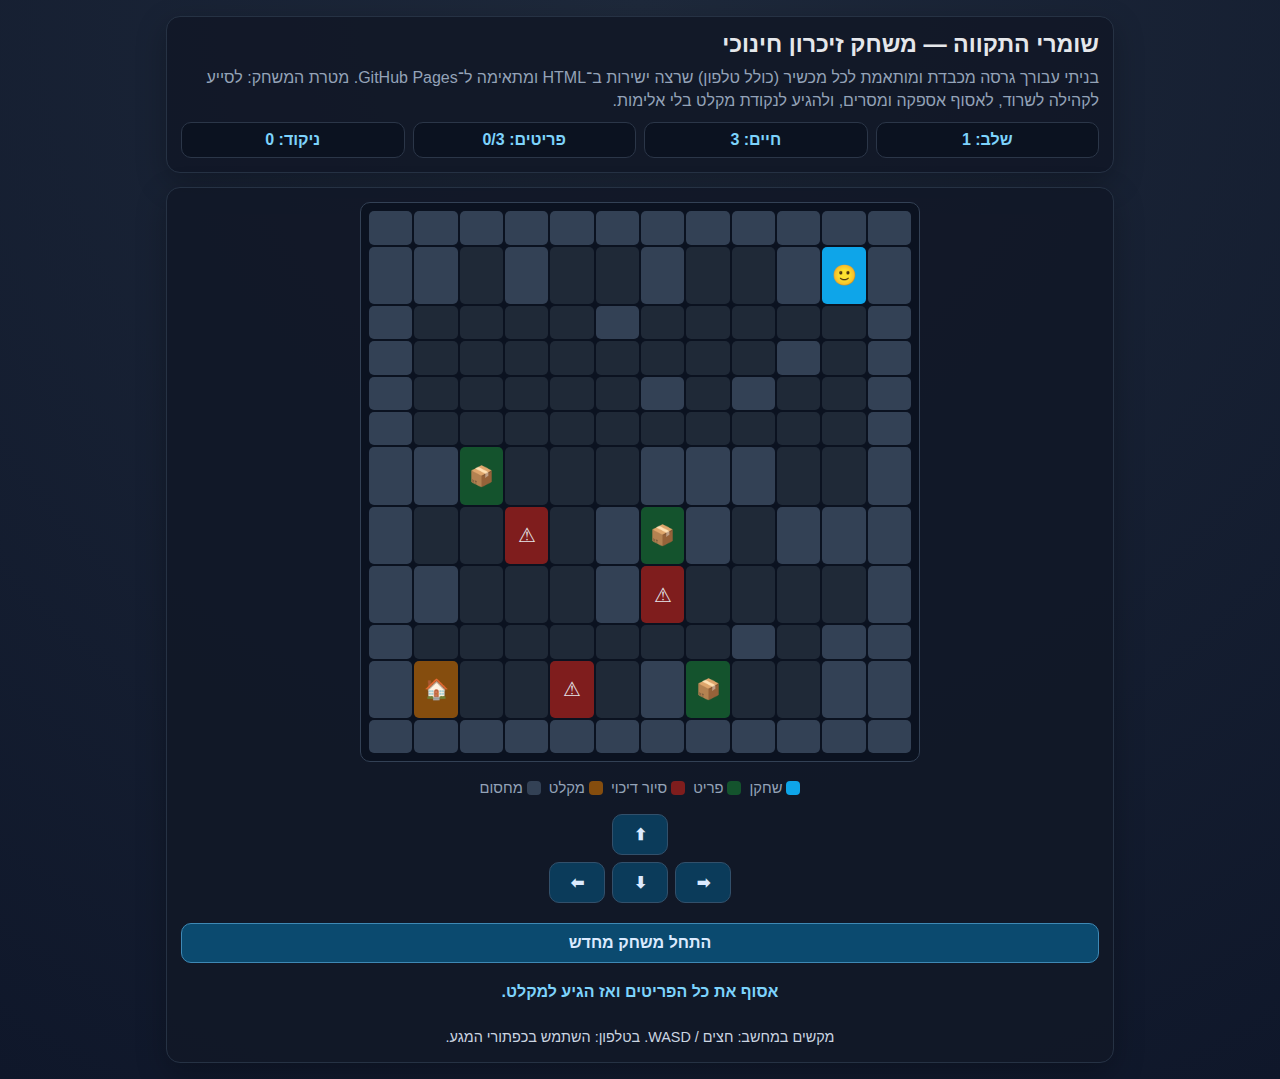
<file: index.html>
<!DOCTYPE html>
<html lang="he" dir="rtl">
<head>
  <meta charset="UTF-8" />
  <meta name="viewport" content="width=device-width, initial-scale=1.0" />
  <title>שומרי התקווה — משחק דפדפן חינוכי</title>
  <style>
    :root {
      --bg: #0f172a;
      --panel: #111827;
      --accent: #38bdf8;
      --accent-soft: #7dd3fc;
      --text: #e5e7eb;
      --muted: #94a3b8;
      --danger: #ef4444;
      --ok: #22c55e;
      --tile: #1f2937;
      --wall: #334155;
      --goal: #f59e0b;
    }

    * { box-sizing: border-box; }
    body {
      margin: 0;
      font-family: Arial, sans-serif;
      background: radial-gradient(circle at top, #1e293b, var(--bg));
      color: var(--text);
      min-height: 100vh;
    }

    .app {
      max-width: 980px;
      margin: 0 auto;
      padding: 16px;
      display: grid;
      gap: 14px;
    }

    .panel {
      background: rgba(17, 24, 39, 0.92);
      border: 1px solid #263244;
      border-radius: 14px;
      padding: 14px;
      box-shadow: 0 10px 30px rgba(0, 0, 0, 0.25);
    }

    h1 { margin: 0 0 8px; font-size: 1.45rem; }
    p { margin: 0; line-height: 1.45; color: var(--muted); }

    .hud {
      display: grid;
      grid-template-columns: repeat(4, minmax(0,1fr));
      gap: 8px;
      margin-top: 10px;
    }

    .stat {
      background: #0b1220;
      border: 1px solid #2b3648;
      border-radius: 10px;
      padding: 8px;
      text-align: center;
      font-weight: bold;
      color: var(--accent-soft);
    }

    .board-wrap {
      display: grid;
      grid-template-columns: 1fr;
      gap: 10px;
      justify-items: center;
    }

    #board {
      display: grid;
      gap: 2px;
      background: #0b1220;
      padding: 8px;
      border-radius: 10px;
      border: 1px solid #334155;
      width: min(94vw, 560px);
      aspect-ratio: 1 / 1;
    }

    .tile {
      border-radius: 5px;
      position: relative;
      font-size: clamp(12px, 1.8vw, 20px);
      display: flex;
      align-items: center;
      justify-content: center;
      user-select: none;
    }

    .floor { background: var(--tile); }
    .wall { background: var(--wall); }
    .player { background: #0ea5e9; }
    .patrol { background: #7f1d1d; }
    .item { background: #14532d; }
    .safe { background: #854d0e; }

    .legend {
      display: flex;
      flex-wrap: wrap;
      gap: 8px;
      margin-top: 8px;
      font-size: .92rem;
      color: var(--muted);
    }

    .dot {
      width: 14px;
      height: 14px;
      border-radius: 4px;
      display: inline-block;
      margin-left: 4px;
      vertical-align: -2px;
    }

    .controls {
      display: grid;
      gap: 7px;
      justify-content: center;
      margin-top: 8px;
    }

    .row { display: flex; justify-content: center; gap: 7px; }

    button {
      border: 1px solid #32506b;
      background: #0b3b5a;
      color: #dbeafe;
      padding: 10px 14px;
      border-radius: 10px;
      font-size: 1rem;
      font-weight: 700;
      min-width: 56px;
      cursor: pointer;
    }
    button:active { transform: scale(0.98); }

    .cta {
      background: #0b4a6f;
      border-color: #3f89b5;
      margin-top: 10px;
      width: 100%;
    }

    .msg {
      margin-top: 10px;
      min-height: 26px;
      font-weight: 700;
      color: var(--accent-soft);
    }

    .note {
      margin-top: 8px;
      font-size: .9rem;
      color: #cbd5e1;
    }

    @media (max-width: 680px) {
      .hud { grid-template-columns: repeat(2, minmax(0,1fr)); }
      h1 { font-size: 1.2rem; }
      p { font-size: 0.95rem; }
    }
  </style>
</head>
<body>
  <main class="app">
    <section class="panel">
      <h1>שומרי התקווה — משחק זיכרון חינוכי</h1>
      <p>
        בניתי עבורך גרסה מכבדת ומותאמת לכל מכשיר (כולל טלפון) שרצה ישירות ב־HTML ומתאימה ל־GitHub Pages.
        מטרת המשחק: לסייע לקהילה לשרוד, לאסוף אספקה ומסרים, ולהגיע לנקודת מקלט בלי אלימות.
      </p>
      <div class="hud">
        <div class="stat">שלב: <span id="level">1</span></div>
        <div class="stat">חיים: <span id="lives">3</span></div>
        <div class="stat">פריטים: <span id="items">0/3</span></div>
        <div class="stat">ניקוד: <span id="score">0</span></div>
      </div>
    </section>

    <section class="panel board-wrap">
      <div id="board" aria-label="לוח משחק"></div>
      <div class="legend">
        <span><i class="dot" style="background:#0ea5e9"></i>שחקן</span>
        <span><i class="dot" style="background:#14532d"></i>פריט</span>
        <span><i class="dot" style="background:#7f1d1d"></i>סיור דיכוי</span>
        <span><i class="dot" style="background:#854d0e"></i>מקלט</span>
        <span><i class="dot" style="background:#334155"></i>מחסום</span>
      </div>
      <div class="controls">
        <div class="row"><button data-move="up">⬆</button></div>
        <div class="row">
          <button data-move="right">➡</button>
          <button data-move="down">⬇</button>
          <button data-move="left">⬅</button>
        </div>
      </div>
      <button id="restart" class="cta">התחל משחק מחדש</button>
      <div id="msg" class="msg"></div>
      <p class="note">מקשים במחשב: חצים / WASD. בטלפון: השתמש בכפתורי המגע.</p>
    </section>
  </main>

  <script>
    const SIZE = 12;
    const WALL = "#";
    const FLOOR = ".";

    const state = {
      level: 1,
      lives: 3,
      score: 0,
      player: { x: 1, y: 1 },
      safeZone: { x: SIZE - 2, y: SIZE - 2 },
      items: [],
      patrols: [],
      board: [],
      running: true
    };

    const boardEl = document.getElementById("board");
    const msgEl = document.getElementById("msg");

    function randInt(min, max) {
      return Math.floor(Math.random() * (max - min + 1)) + min;
    }

    function makeBoard() {
      const board = Array.from({ length: SIZE }, () => Array(SIZE).fill(FLOOR));

      for (let y = 0; y < SIZE; y++) {
        for (let x = 0; x < SIZE; x++) {
          if (x === 0 || y === 0 || x === SIZE - 1 || y === SIZE - 1) {
            board[y][x] = WALL;
          }
        }
      }

      const walls = 20 + state.level * 4;
      for (let i = 0; i < walls; i++) {
        const x = randInt(1, SIZE - 2);
        const y = randInt(1, SIZE - 2);
        if ((x === 1 && y === 1) || (x === SIZE - 2 && y === SIZE - 2)) continue;
        board[y][x] = WALL;
      }

      state.board = board;
    }

    function randomFreeCell() {
      while (true) {
        const x = randInt(1, SIZE - 2);
        const y = randInt(1, SIZE - 2);
        if (state.board[y][x] !== FLOOR) continue;
        const occupied =
          (state.player.x === x && state.player.y === y) ||
          state.items.some(i => i.x === x && i.y === y) ||
          state.patrols.some(p => p.x === x && p.y === y) ||
          (state.safeZone.x === x && state.safeZone.y === y);
        if (!occupied) return { x, y };
      }
    }

    function setupLevel() {
      state.player = { x: 1, y: 1 };
      state.safeZone = { x: SIZE - 2, y: SIZE - 2 };
      state.items = [];
      state.patrols = [];
      makeBoard();

      const itemCount = 3;
      for (let i = 0; i < itemCount; i++) state.items.push(randomFreeCell());

      const patrolCount = Math.min(2 + state.level, 7);
      for (let i = 0; i < patrolCount; i++) {
        const cell = randomFreeCell();
        state.patrols.push({ ...cell, dir: ["up", "down", "left", "right"][randInt(0, 3)] });
      }

      setMessage("אסוף את כל הפריטים ואז הגיע למקלט.");
      render();
      updateHud();
    }

    function tileClass(x, y) {
      const isWall = state.board[y][x] === WALL;
      if (isWall) return "tile wall";
      if (state.player.x === x && state.player.y === y) return "tile player";
      if (state.patrols.some(p => p.x === x && p.y === y)) return "tile patrol";
      if (state.items.some(i => i.x === x && i.y === y)) return "tile item";
      if (state.safeZone.x === x && state.safeZone.y === y) return "tile safe";
      return "tile floor";
    }

    function tileSymbol(x, y) {
      if (state.player.x === x && state.player.y === y) return "🙂";
      if (state.patrols.some(p => p.x === x && p.y === y)) return "⚠";
      if (state.items.some(i => i.x === x && i.y === y)) return "📦";
      if (state.safeZone.x === x && state.safeZone.y === y) return "🏠";
      if (state.board[y][x] === WALL) return "";
      return "";
    }

    function render() {
      boardEl.style.gridTemplateColumns = `repeat(${SIZE}, 1fr)`;
      boardEl.innerHTML = "";
      for (let y = 0; y < SIZE; y++) {
        for (let x = 0; x < SIZE; x++) {
          const cell = document.createElement("div");
          cell.className = tileClass(x, y);
          cell.textContent = tileSymbol(x, y);
          boardEl.appendChild(cell);
        }
      }
    }

    function setMessage(text, danger = false) {
      msgEl.textContent = text;
      msgEl.style.color = danger ? "#fca5a5" : "#7dd3fc";
    }

    function updateHud() {
      document.getElementById("level").textContent = state.level;
      document.getElementById("lives").textContent = state.lives;
      document.getElementById("score").textContent = state.score;
      document.getElementById("items").textContent = `${3 - state.items.length}/3`;
    }

    function canMove(x, y) {
      return state.board[y] && state.board[y][x] && state.board[y][x] !== WALL;
    }

    function movePlayer(dir) {
      if (!state.running) return;

      const delta = {
        up: [0, -1],
        down: [0, 1],
        left: [-1, 0],
        right: [1, 0]
      }[dir];
      if (!delta) return;

      const [dx, dy] = delta;
      const nx = state.player.x + dx;
      const ny = state.player.y + dy;
      if (!canMove(nx, ny)) return;

      state.player.x = nx;
      state.player.y = ny;

      const before = state.items.length;
      state.items = state.items.filter(i => !(i.x === nx && i.y === ny));
      if (state.items.length < before) {
        state.score += 25;
        setMessage("נאסף פריט חיוני לקהילה!");
      }

      movePatrols();
      checkCollisions();
      checkWin();
      updateHud();
      render();
    }

    function directionToDelta(dir) {
      return {
        up: [0, -1],
        down: [0, 1],
        left: [-1, 0],
        right: [1, 0]
      }[dir];
    }

    function movePatrols() {
      for (const p of state.patrols) {
        let [dx, dy] = directionToDelta(p.dir);
        let nx = p.x + dx;
        let ny = p.y + dy;

        if (!canMove(nx, ny)) {
          const dirs = ["up", "down", "left", "right"].sort(() => Math.random() - 0.5);
          for (const d of dirs) {
            const [tx, ty] = directionToDelta(d);
            if (canMove(p.x + tx, p.y + ty)) {
              p.dir = d;
              nx = p.x + tx;
              ny = p.y + ty;
              break;
            }
          }
        }

        p.x = nx;
        p.y = ny;

        if (Math.random() < 0.15) {
          p.dir = ["up", "down", "left", "right"][randInt(0, 3)];
        }
      }
    }

    function checkCollisions() {
      const hit = state.patrols.some(p => p.x === state.player.x && p.y === state.player.y);
      if (!hit) return;

      state.lives -= 1;
      state.score = Math.max(0, state.score - 30);
      if (state.lives <= 0) {
        state.running = false;
        setMessage("המשחק הסתיים. נסה שוב ולשמור על התקווה.", true);
      } else {
        state.player = { x: 1, y: 1 };
        setMessage("נתפסת בסיור — חזרת לנקודת התחלה.", true);
      }
    }

    function checkWin() {
      const atSafe = state.player.x === state.safeZone.x && state.player.y === state.safeZone.y;
      if (!atSafe || state.items.length > 0) return;

      state.level += 1;
      state.score += 100;
      setMessage("כל הכבוד! עברת שלב.");
      setupLevel();
    }

    document.querySelectorAll("button[data-move]").forEach(btn => {
      btn.addEventListener("click", () => movePlayer(btn.dataset.move));
    });

    window.addEventListener("keydown", (e) => {
      const map = {
        ArrowUp: "up", ArrowDown: "down", ArrowLeft: "left", ArrowRight: "right",
        w: "up", a: "left", s: "down", d: "right",
        W: "up", A: "left", S: "down", D: "right"
      };
      const dir = map[e.key];
      if (!dir) return;
      e.preventDefault();
      movePlayer(dir);
    }, { passive: false });

    document.getElementById("restart").addEventListener("click", () => {
      state.level = 1;
      state.lives = 3;
      state.score = 0;
      state.running = true;
      setupLevel();
    });

    setupLevel();
  </script>
</body>
</html>
</file>
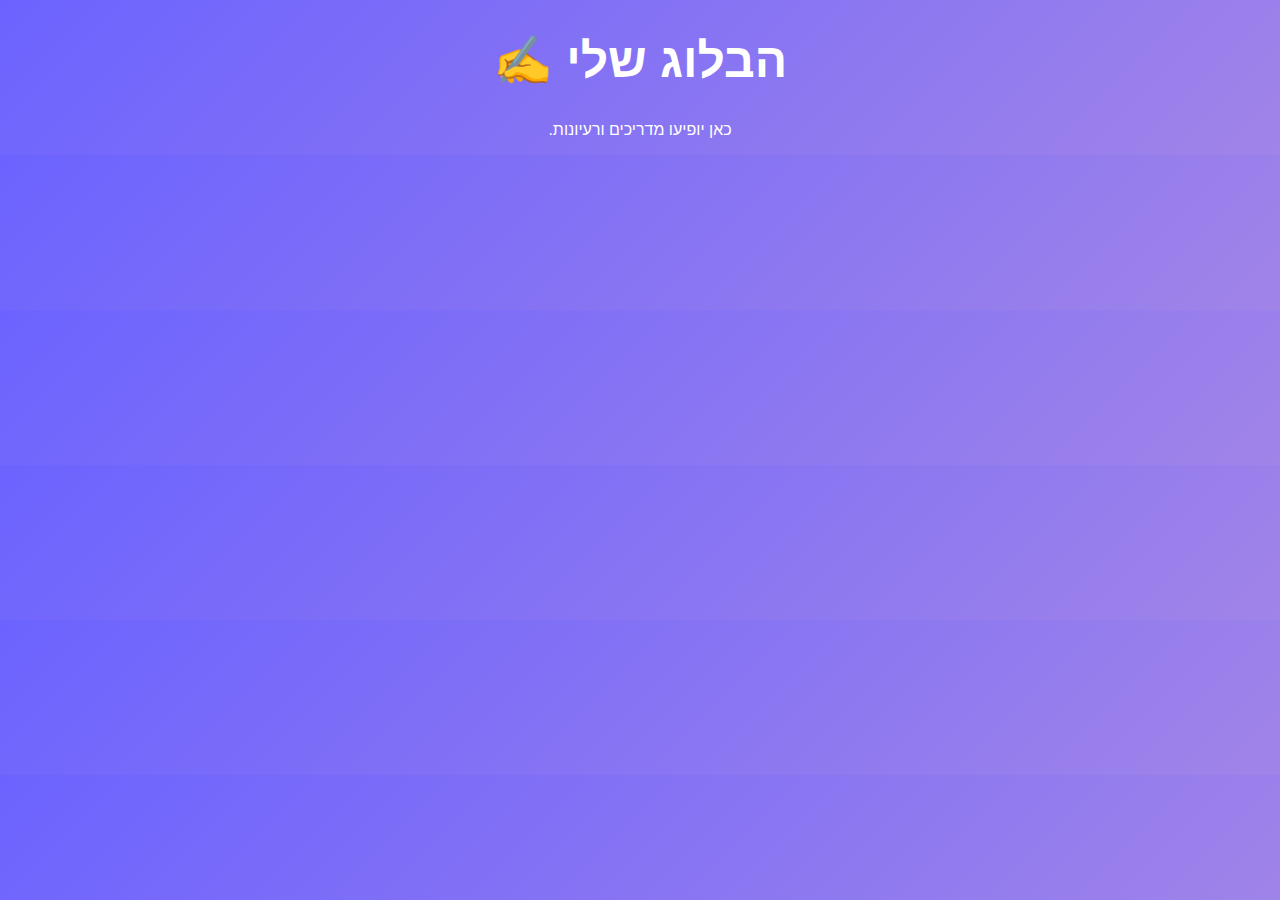
<file: blog.html>
<!DOCTYPE html>
<html lang="he">
<head>
    <meta charset="UTF-8">
    <title>בלוג - אברהם</title>
    <link rel="stylesheet" href="style.css">
</head>
<body>
    <h1>הבלוג שלי ✍️</h1>
    <p>כאן יופיעו מדריכים ורעיונות.</p>
</body>
</html>
</file>
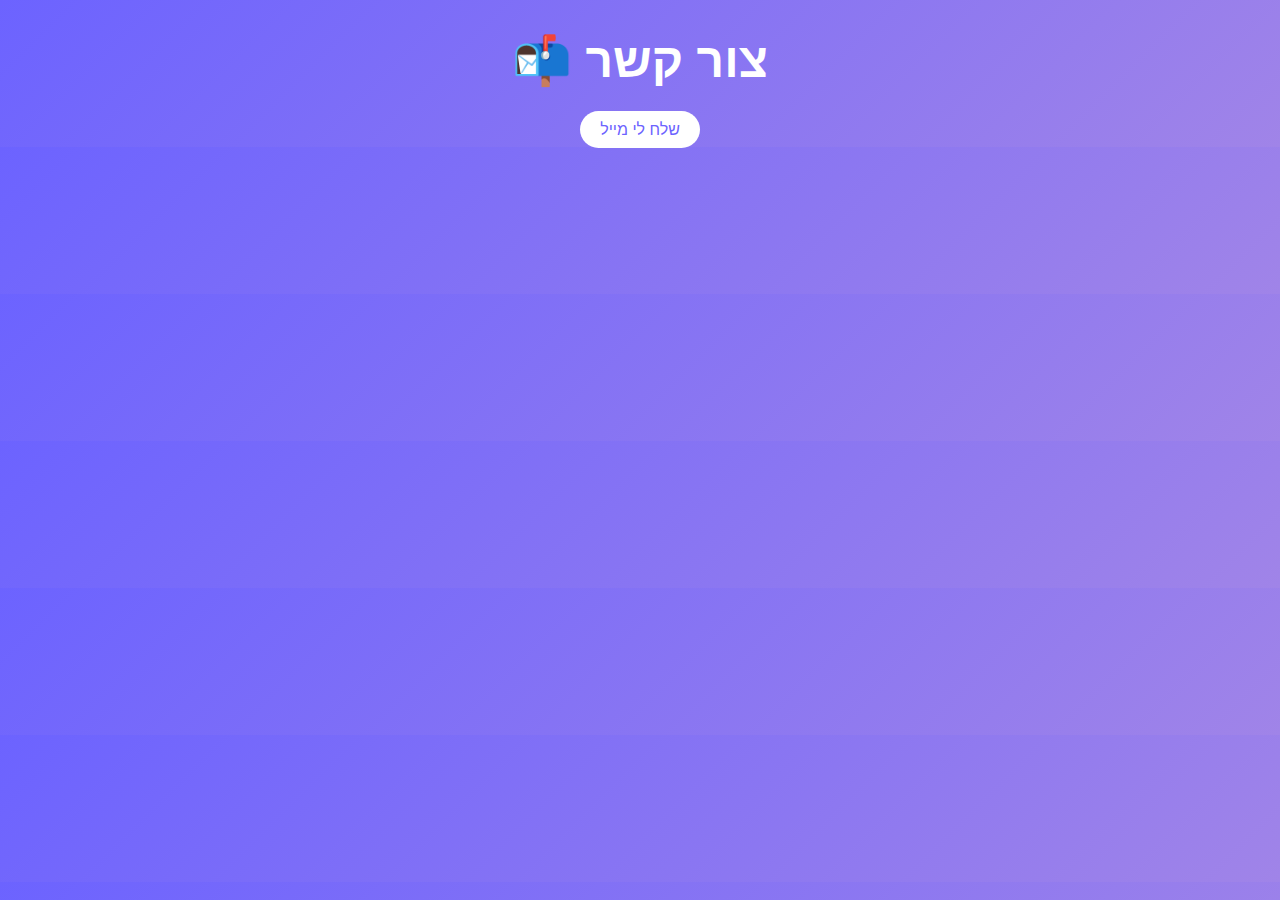
<file: contact.html>
<!DOCTYPE html>
<html lang="he">
<head>
    <meta charset="UTF-8">
    <title>צור קשר - אברהם</title>
    <link rel="stylesheet" href="style.css">
</head>
<body>
    <h1>צור קשר 📬</h1>
    <a href="mailto:glasser.avraham@gmail.com" class="contact-button">שלח לי מייל</a>
</body>
</html>
</file>
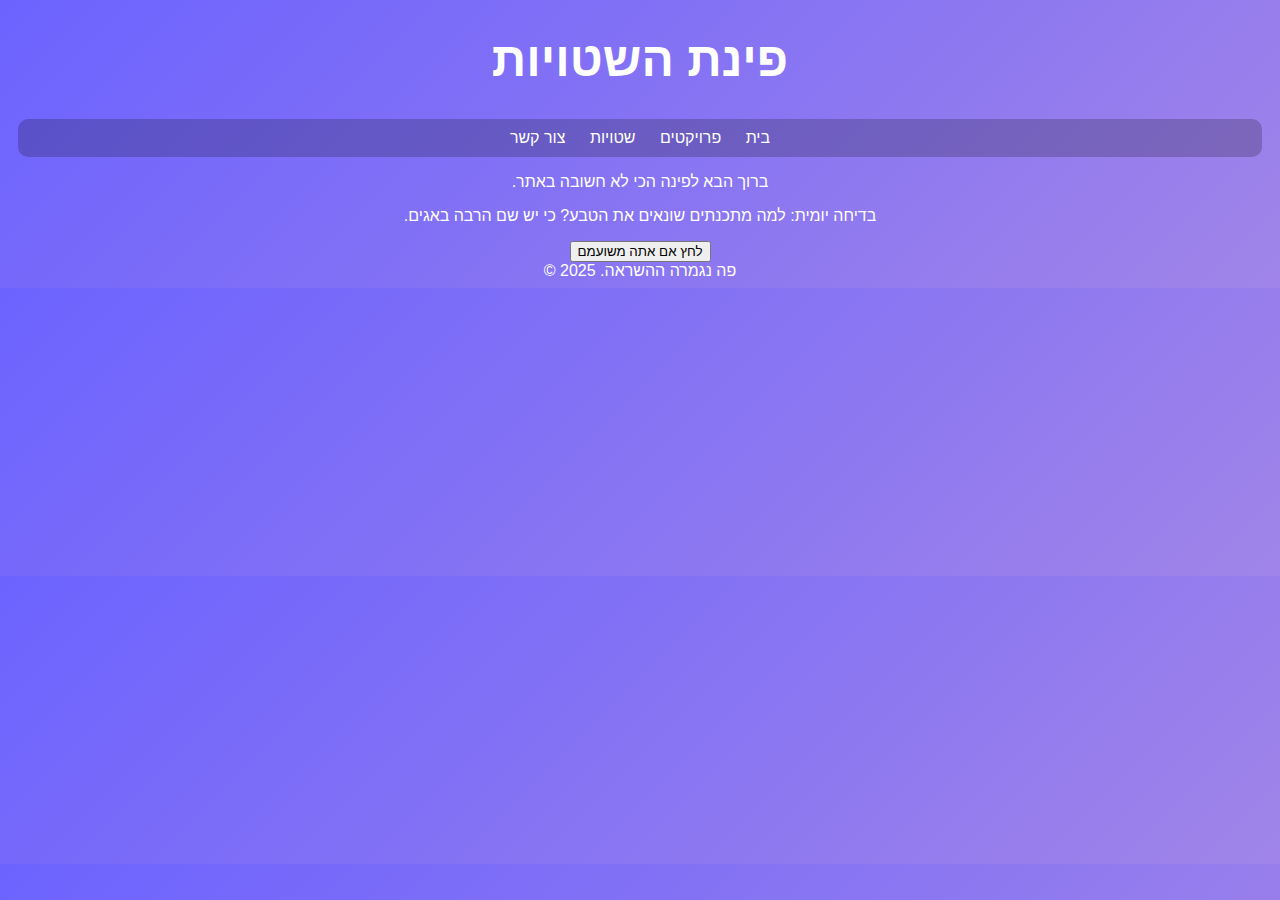
<file: fun.html>
<!DOCTYPE html>
<html lang="he">
<head>
  <meta charset="UTF-8">
  <title>פינת השטויות</title>
  <link rel="stylesheet" href="style.css">
</head>
<body>
  <header>
    <h1>פינת השטויות</h1>
    <nav>
      <a href="index.html">בית</a>
      <a href="projects.html">פרויקטים</a>
      <a href="fun.html">שטויות</a>
      <a href="contact.html">צור קשר</a>
    </nav>
  </header>
  <main>
    <p>ברוך הבא לפינה הכי לא חשובה באתר.</p>
    <p>בדיחה יומית: למה מתכנתים שונאים את הטבע? כי יש שם הרבה באגים.</p>
    <button class="fun-button" onclick="alert('מה חשבת שיקרה? עוגה?')">לחץ אם אתה משועמם</button>
  </main>
  <footer>
    פה נגמרה ההשראה. 2025 ©
  </footer>
</body>
</html>
</file>
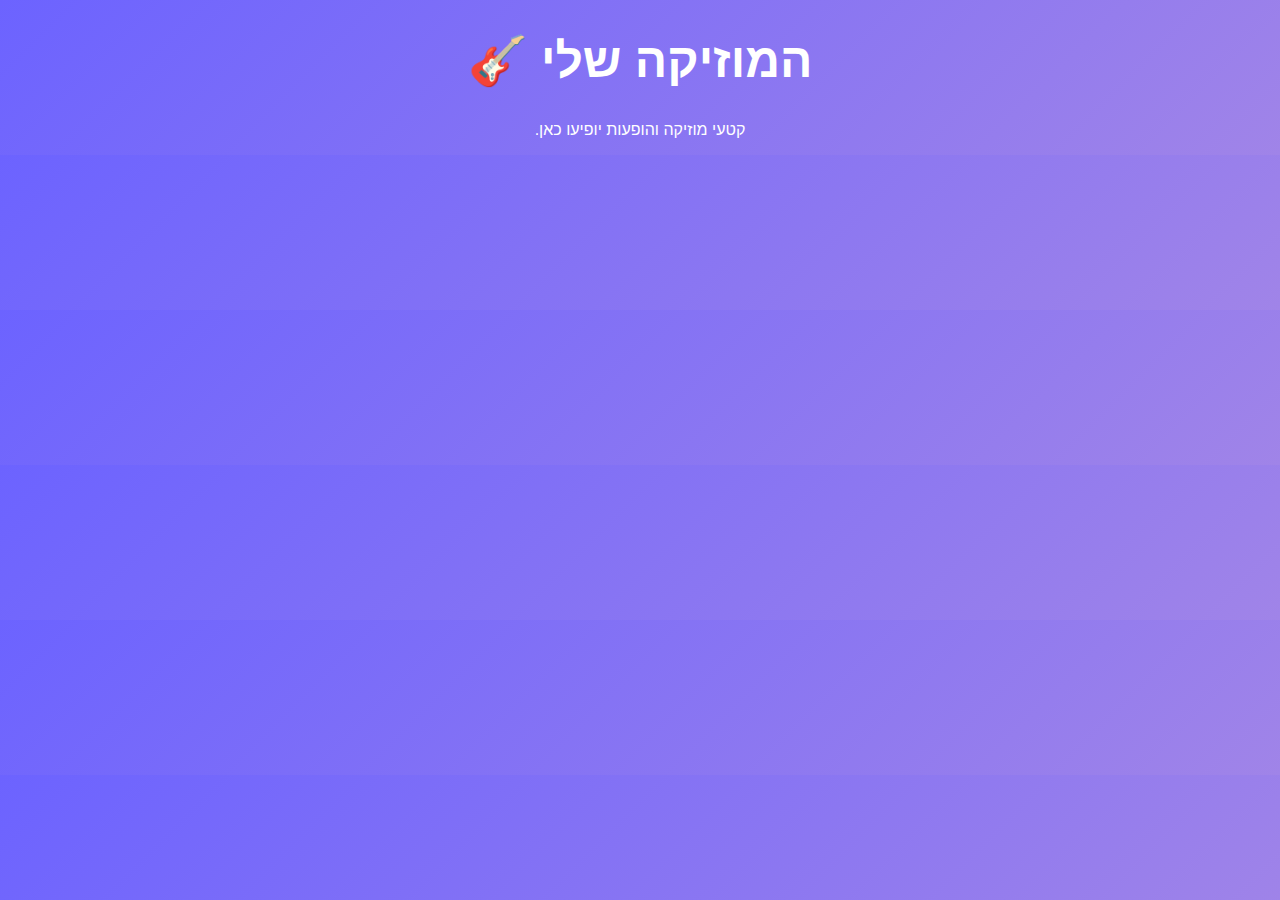
<file: music.html>
<!DOCTYPE html>
<html lang="he">
<head>
    <meta charset="UTF-8">
    <title>מוזיקה - אברהם</title>
    <link rel="stylesheet" href="style.css">
</head>
<body>
    <h1>המוזיקה שלי 🎸</h1>
    <p>קטעי מוזיקה והופעות יופיעו כאן.</p>
</body>
</html>
</file>
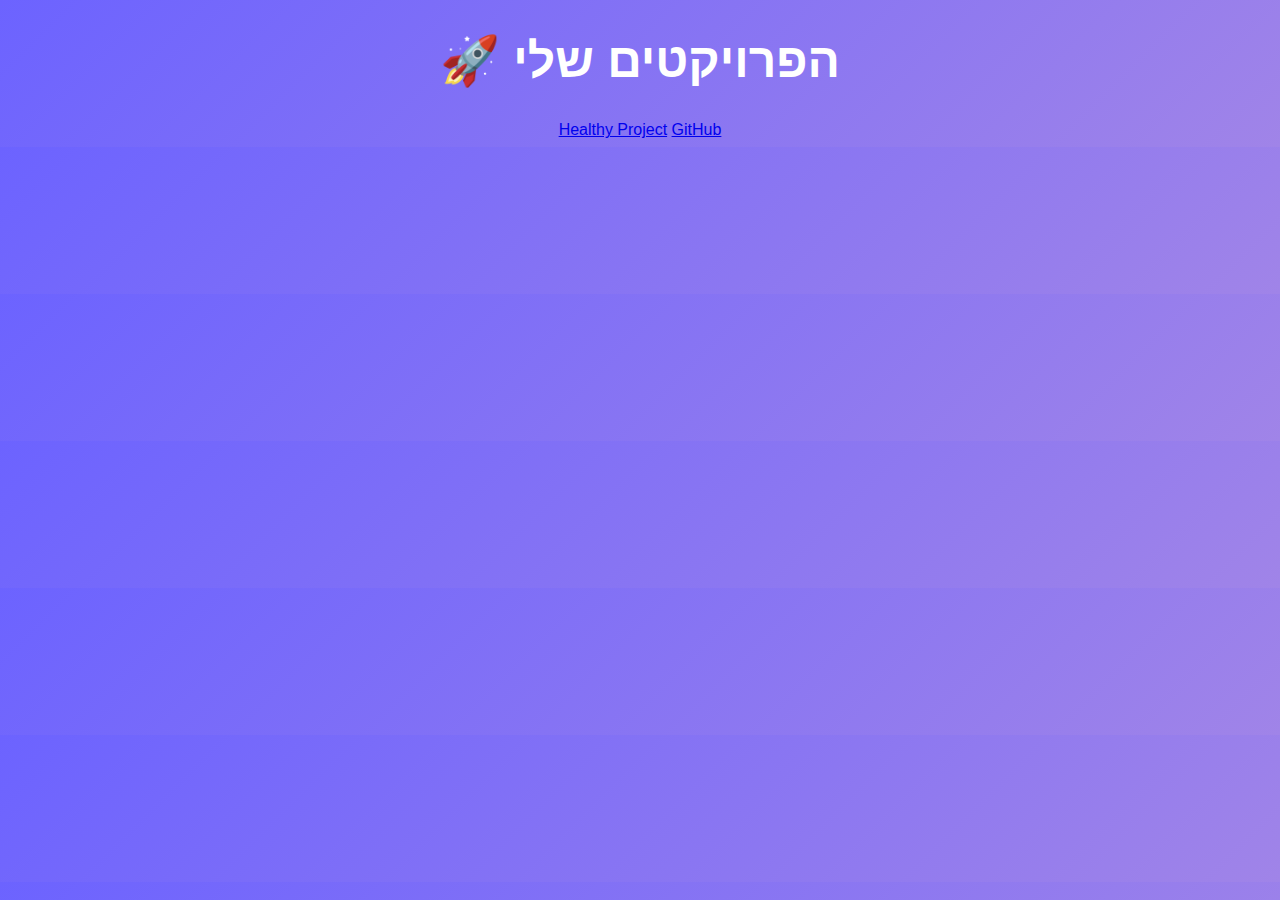
<file: projects.html>
<!DOCTYPE html>
<html lang="he">
<head>
    <meta charset="UTF-8">
    <title>פרויקטים - אברהם</title>
    <link rel="stylesheet" href="style.css">
</head>
<body>
    <h1>הפרויקטים שלי 🚀</h1>
    <div class="content">
        <a href="https://avraham12200540.github.io/healthy/">Healthy Project</a>
        <a href="https://github.com/avraham12200540">GitHub</a>
    </div>
</body>
</html>
</file>
<file: style.css>
body {
    font-family: 'Playpen Sans Hebrew', sans-serif;
    background: linear-gradient(135deg, #6C63FF 0%, #A084E8 100%);
    color: white;
    text-align: center;
    direction: rtl;
    transition: all 0.5s ease-in-out;
}

nav {
    background: rgba(0,0,0,0.2);
    padding: 10px;
    border-radius: 10px;
    margin: 10px;
}

nav a {
    margin: 0 10px;
    color: white;
    text-decoration: none;
    transition: transform 0.3s;
}

nav a:hover {
    transform: scale(1.2);
}

h1 {
    font-size: 3em;
    animation: glow 2s infinite alternate;
}

@keyframes glow {
    from { text-shadow: 0 0 10px #fff; }
    to { text-shadow: 0 0 30px #A084E8; }
}

.contact-button {
    background: #fff;
    color: #6C63FF;
    padding: 10px 20px;
    border-radius: 20px;
    text-decoration: none;
    transition: background 0.5s, transform 0.5s;
}

.contact-button:hover {
    background: #A084E8;
    color: white;
    transform: rotate(5deg) scale(1.1);
}
</file>
